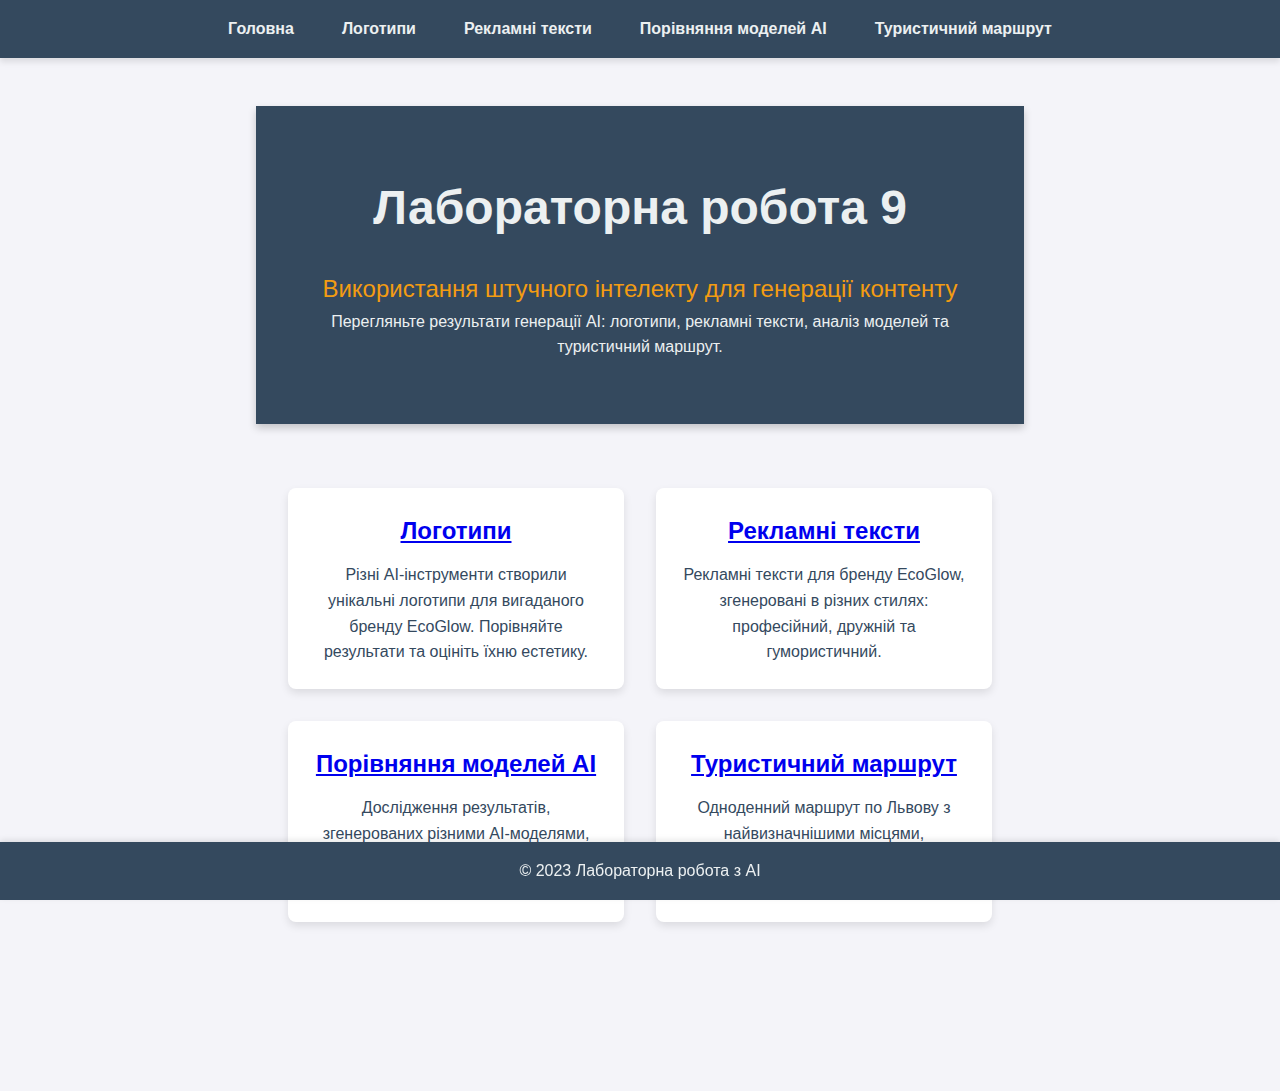
<file: index.html>
<!DOCTYPE html>
<html lang="uk">
<head>
    <meta charset="UTF-8">
    <meta name="viewport" content="width=device-width, initial-scale=1.0">
    <title>Лабораторна робота 9 – Використання AI для генерації контенту</title>
    <link rel="stylesheet" href="main.css">
</head>
<body>
    <header>
        <nav>
            <ul>
                <li><a href="index.html">Головна</a></li>
                <li><a href="logos.html">Логотипи</a></li>
                <li><a href="texts.html">Рекламні тексти</a></li>
                <li><a href="models.html">Порівняння моделей AI</a></li>
                <li><a href="tour.html">Туристичний маршрут</a></li>
            </ul>
        </nav>
    </header>

    <main>
        <section class="hero">
            <h1>Лабораторна робота 9</h1>
            <p class="hero-description">Використання штучного інтелекту для генерації контенту</p>
            <p>Перегляньте результати генерації AI: логотипи, рекламні тексти, аналіз моделей та туристичний маршрут.</p>
        </section>

        <section class="overview">
            <div class="overview-item">
                <h2><a href="logos.html">Логотипи</a></h2>
                <p>Різні AI-інструменти створили унікальні логотипи для вигаданого бренду EcoGlow. Порівняйте результати та оцініть їхню естетику.</p>
            </div>
            <div class="overview-item">
                <h2><a href="texts.html">Рекламні тексти</a></h2>
                <p>Рекламні тексти для бренду EcoGlow, згенеровані в різних стилях: професійний, дружній та гумористичний.</p>
            </div>
            <div class="overview-item">
                <h2><a href="models.html">Порівняння моделей AI</a></h2>
                <p>Дослідження результатів, згенерованих різними AI-моделями, такими як GPT-3, ChatGPT, Gemini, Bard, Claude, та LLama2.</p>
            </div>
            <div class="overview-item">
                <h2><a href="tour.html">Туристичний маршрут</a></h2>
                <p>Одноденний маршрут по Львову з найвизначнішими місцями, гастрономічними зупинками та мальовничими видами.</p>
            </div>
        </section>
    </main>

    <footer>
        <p>&copy; 2023 Лабораторна робота з AI</p>
    </footer>
</body>
</html>
</file>
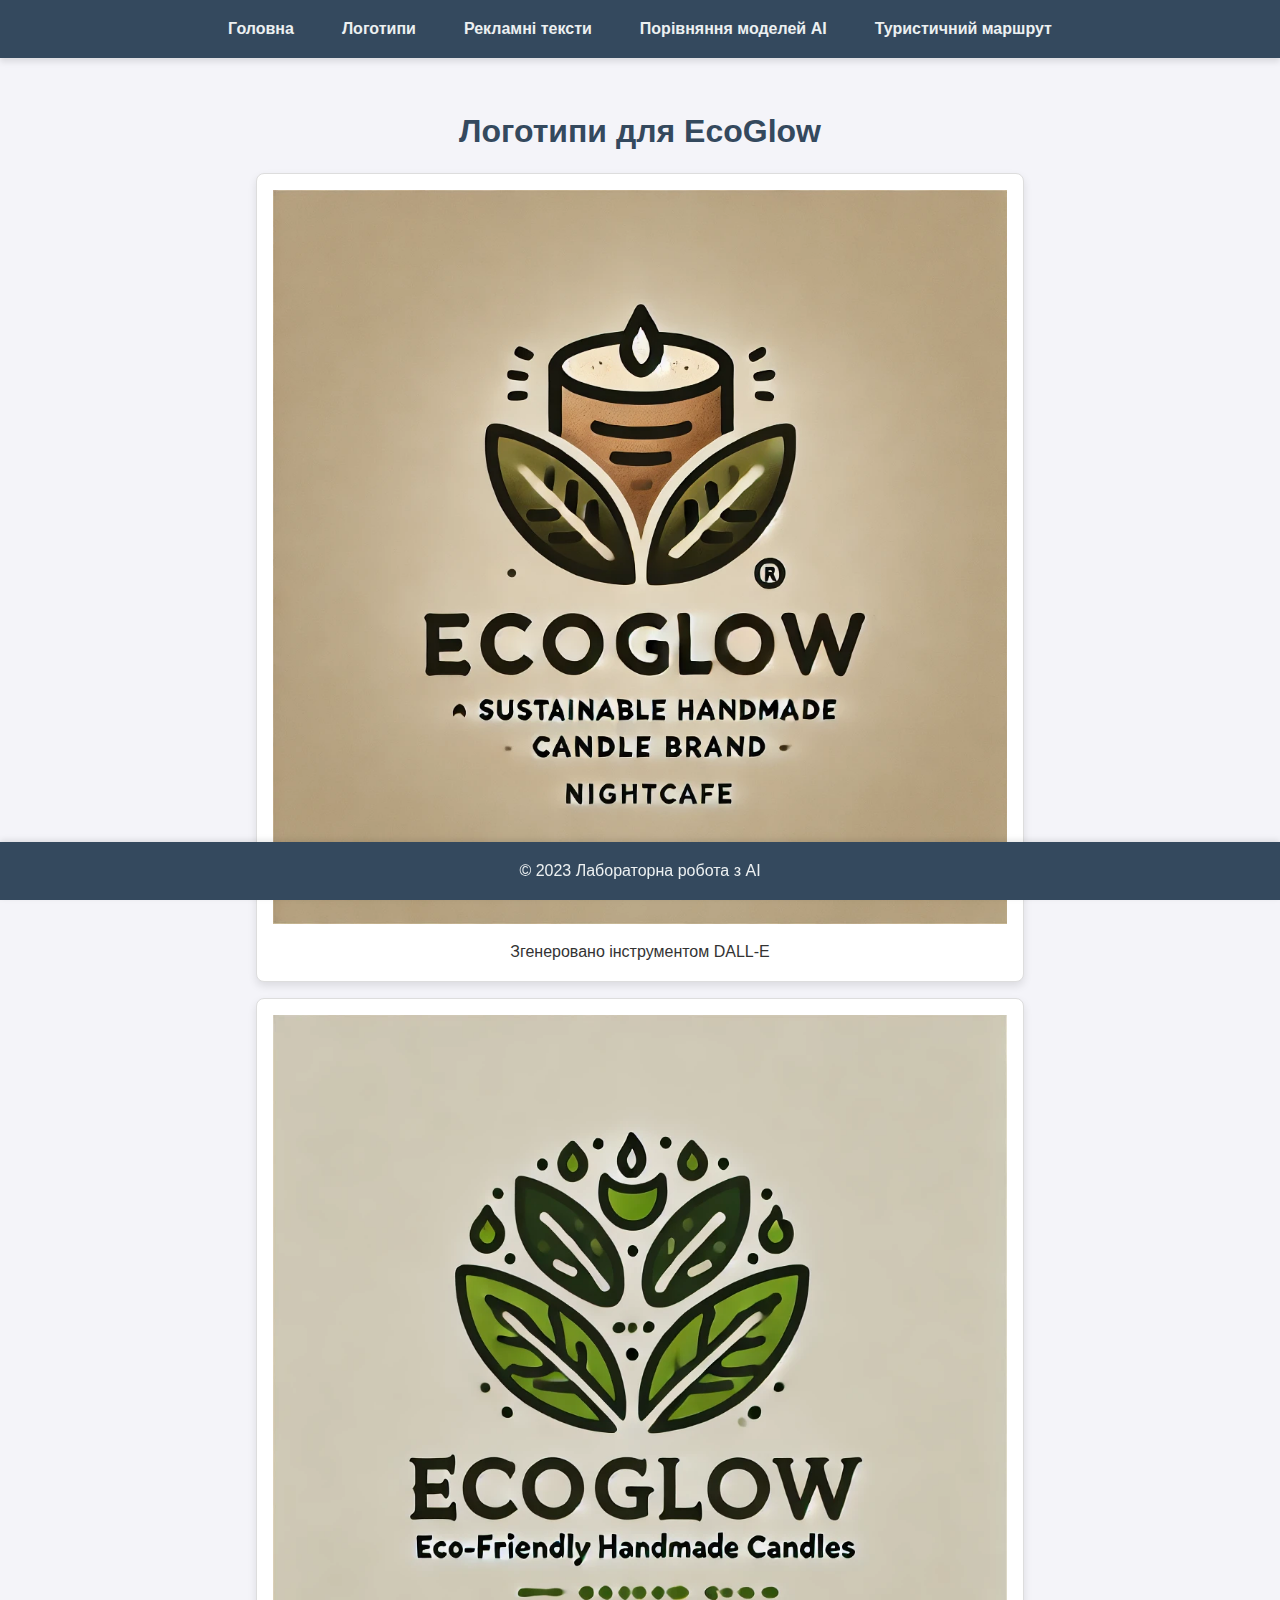
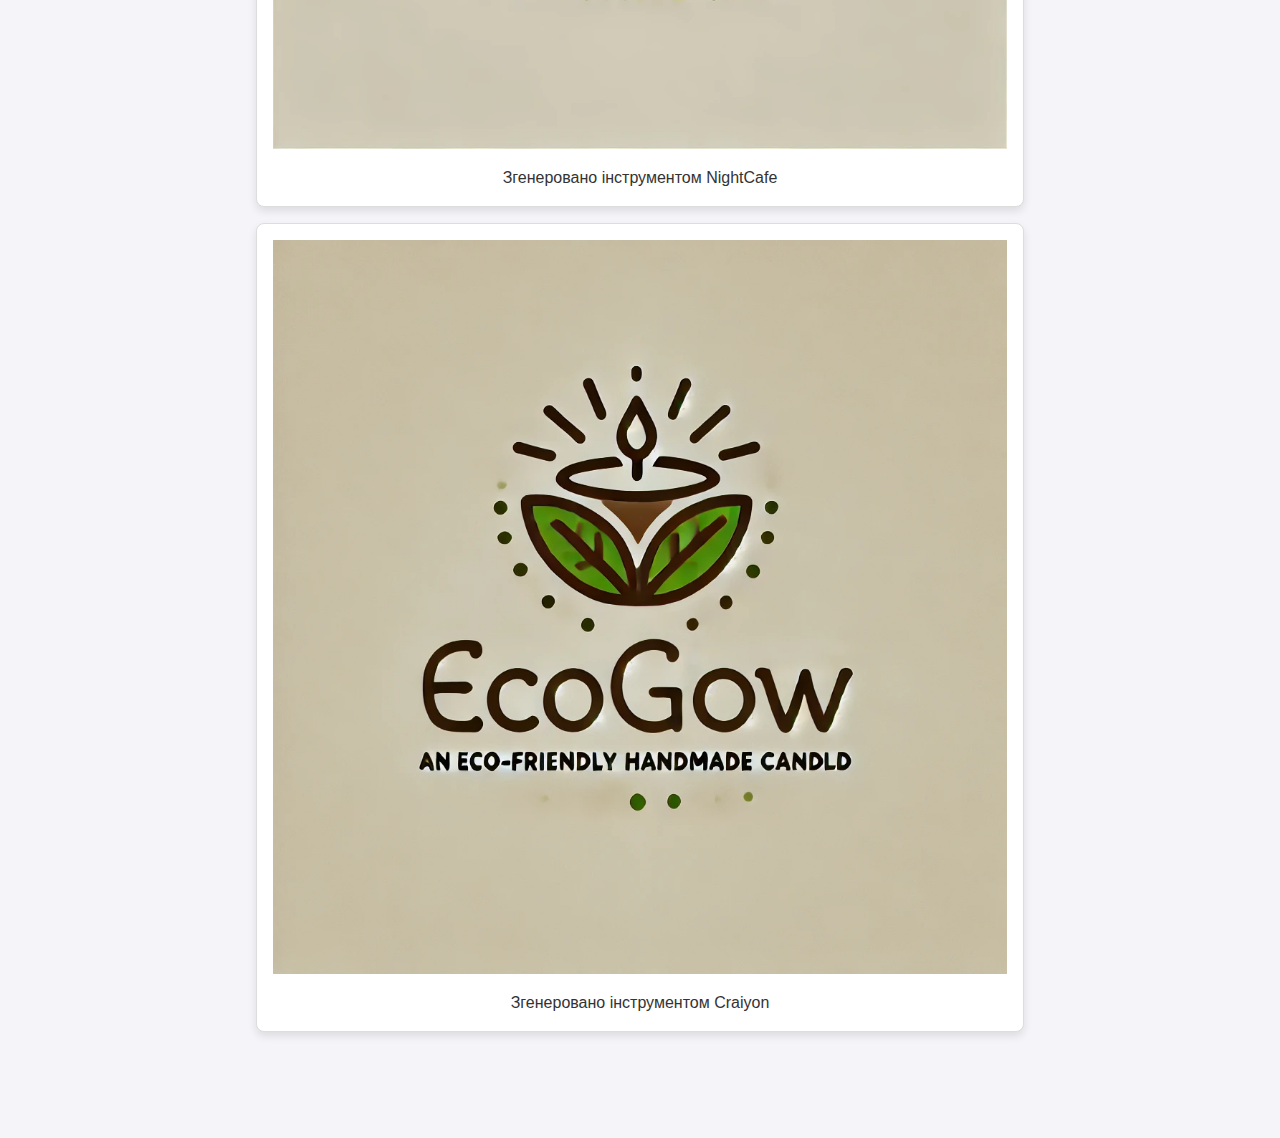
<file: logos.html>
<!DOCTYPE html>
<html lang="uk">
<head>
    <meta charset="UTF-8">
    <meta name="viewport" content="width=device-width, initial-scale=1.0">
    <title>Логотипи – EcoGlow</title>
    <link rel="stylesheet" href="main.css">
</head>
<body>
    <header>
        <nav>
            <ul>
                <li><a href="index.html">Головна</a></li>
                <li><a href="logos.html">Логотипи</a></li>
                <li><a href="texts.html">Рекламні тексти</a></li>
                <li><a href="models.html">Порівняння моделей AI</a></li>
                <li><a href="tour.html">Туристичний маршрут</a></li>
            </ul>
        </nav>
    </header>

    <main>
        <section class="content">
            <h2>Логотипи для EcoGlow</h2>
            <div class="gallery">
                <div class="logo">
                    <img src="img_1.webp">
                    <p>Згенеровано інструментом DALL-E</p>
                </div>
                <div class="logo">
                    <img src="img_2.webp" alt="EcoGlow Logo by NightCafe">
                    <p>Згенеровано інструментом NightCafe</p>
                </div>
                <div class="logo">
                    <img src="img_3.webp" alt="EcoGlow Logo by Craiyon">
                    <p>Згенеровано інструментом Craiyon</p>
                </div>
            </div>
        </section>
    </main>

    <footer>
        <p>&copy; 2023 Лабораторна робота з AI</p>
    </footer>
</body>
</html>
</file>
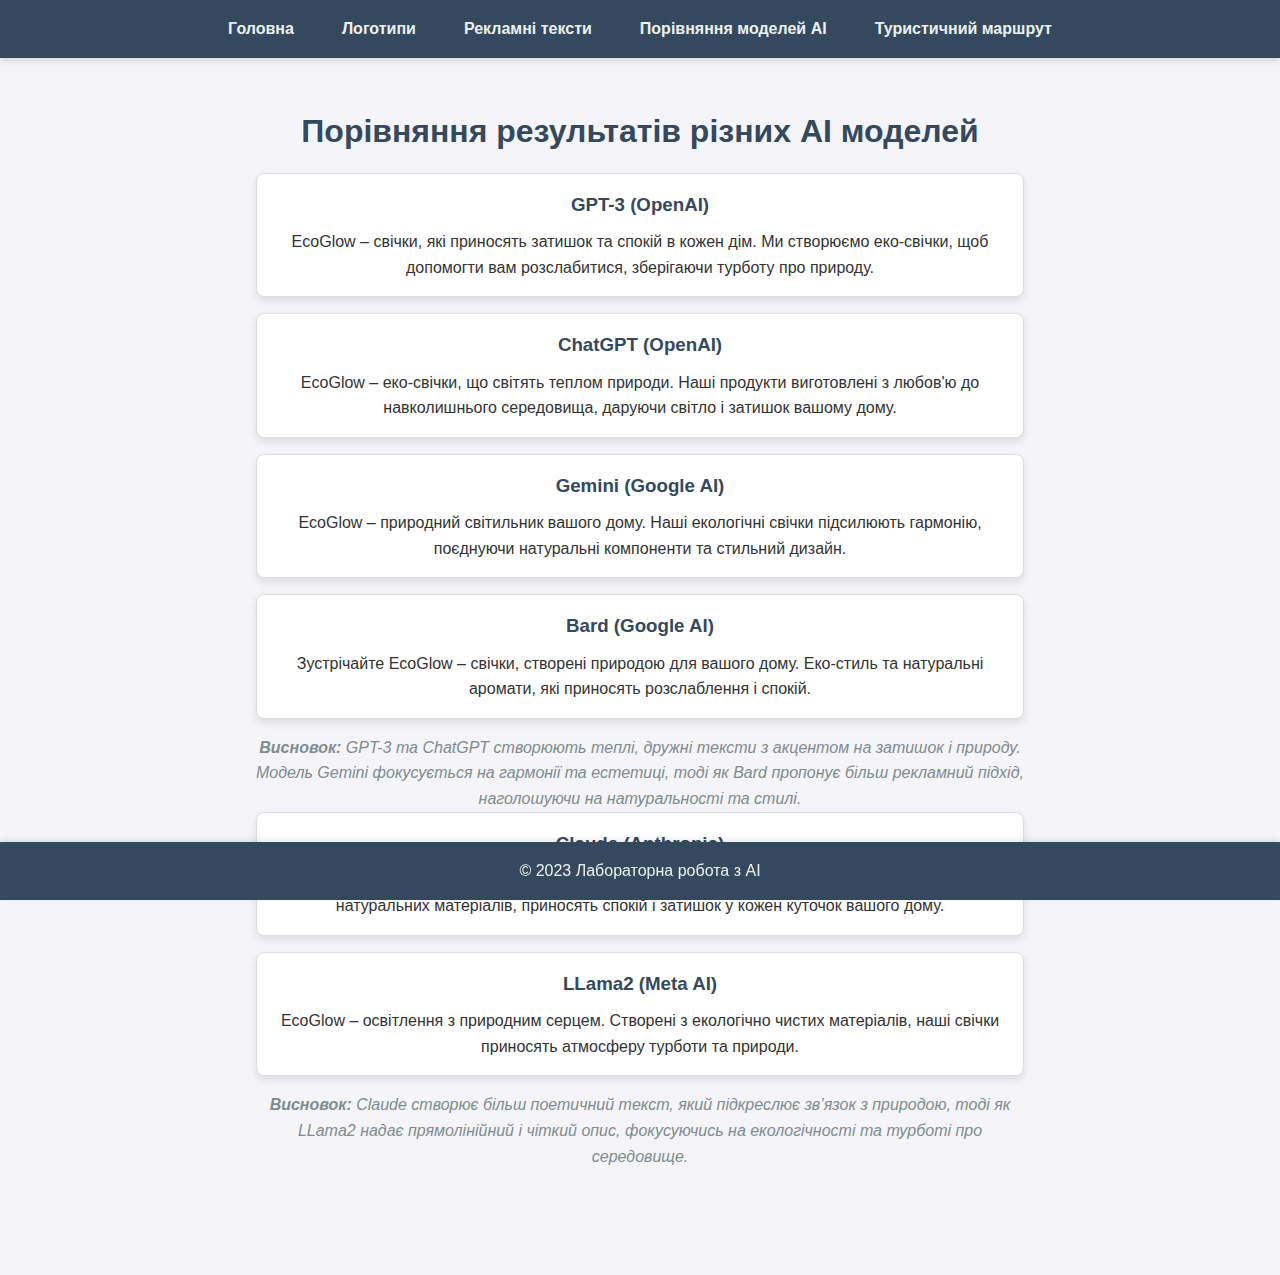
<file: models.html>
<!DOCTYPE html>
<html lang="uk">
<head>
    <meta charset="UTF-8">
    <meta name="viewport" content="width=device-width, initial-scale=1.0">
    <title>Порівняння моделей AI – EcoGlow</title>
    <link rel="stylesheet" href="main.css">
</head>
<body>
    <header>
        <nav>
            <ul>
                <li><a href="index.html">Головна</a></li>
                <li><a href="logos.html">Логотипи</a></li>
                <li><a href="texts.html">Рекламні тексти</a></li>
                <li><a href="models.html">Порівняння моделей AI</a></li>
                <li><a href="tour.html">Туристичний маршрут</a></li>
            </ul>
        </nav>
    </header>

    <main>
        <section class="content">
            <h2>Порівняння результатів різних AI моделей</h2>

            <div class="model-result">
                <h3>GPT-3 (OpenAI)</h3>
                <p>EcoGlow – свічки, які приносять затишок та спокій в кожен дім. Ми створюємо еко-свічки, щоб допомогти вам розслабитися, зберігаючи турботу про природу.</p>
            </div>

            <div class="model-result">
                <h3>ChatGPT (OpenAI)</h3>
                <p>EcoGlow – еко-свічки, що світять теплом природи. Наші продукти виготовлені з любов'ю до навколишнього середовища, даруючи світло і затишок вашому дому.</p>
            </div>

            <div class="model-result">
                <h3>Gemini (Google AI)</h3>
                <p>EcoGlow – природний світильник вашого дому. Наші екологічні свічки підсилюють гармонію, поєднуючи натуральні компоненти та стильний дизайн.</p>
            </div>

            <div class="model-result">
                <h3>Bard (Google AI)</h3>
                <p>Зустрічайте EcoGlow – свічки, створені природою для вашого дому. Еко-стиль та натуральні аромати, які приносять розслаблення і спокій.</p>
            </div>

            <p class="conclusion">
                <strong>Висновок:</strong> GPT-3 та ChatGPT створюють теплі, дружні тексти з акцентом на затишок і природу. Модель Gemini фокусується на гармонії та естетиці, тоді як Bard пропонує більш рекламний підхід, наголошуючи на натуральності та стилі.
            </p>

            <div class="model-result">
                <h3>Claude (Anthropic)</h3>
                <p>EcoGlow: де природа та світло зливаються в одному. Наші екологічні свічки виготовлені з натуральних матеріалів, приносять спокій і затишок у кожен куточок вашого дому.</p>
            </div>

            <div class="model-result">
                <h3>LLama2 (Meta AI)</h3>
                <p>EcoGlow – освітлення з природним серцем. Створені з екологічно чистих матеріалів, наші свічки приносять атмосферу турботи та природи.</p>
            </div>

            <p class="conclusion">
                <strong>Висновок:</strong> Claude створює більш поетичний текст, який підкреслює зв’язок з природою, тоді як LLama2 надає прямолінійний і чіткий опис, фокусуючись на екологічності та турботі про середовище.
            </p>
        </section>
    </main>

    <footer>
        <p>&copy; 2023 Лабораторна робота з AI</p>
    </footer>
</body>
</html>
</file>
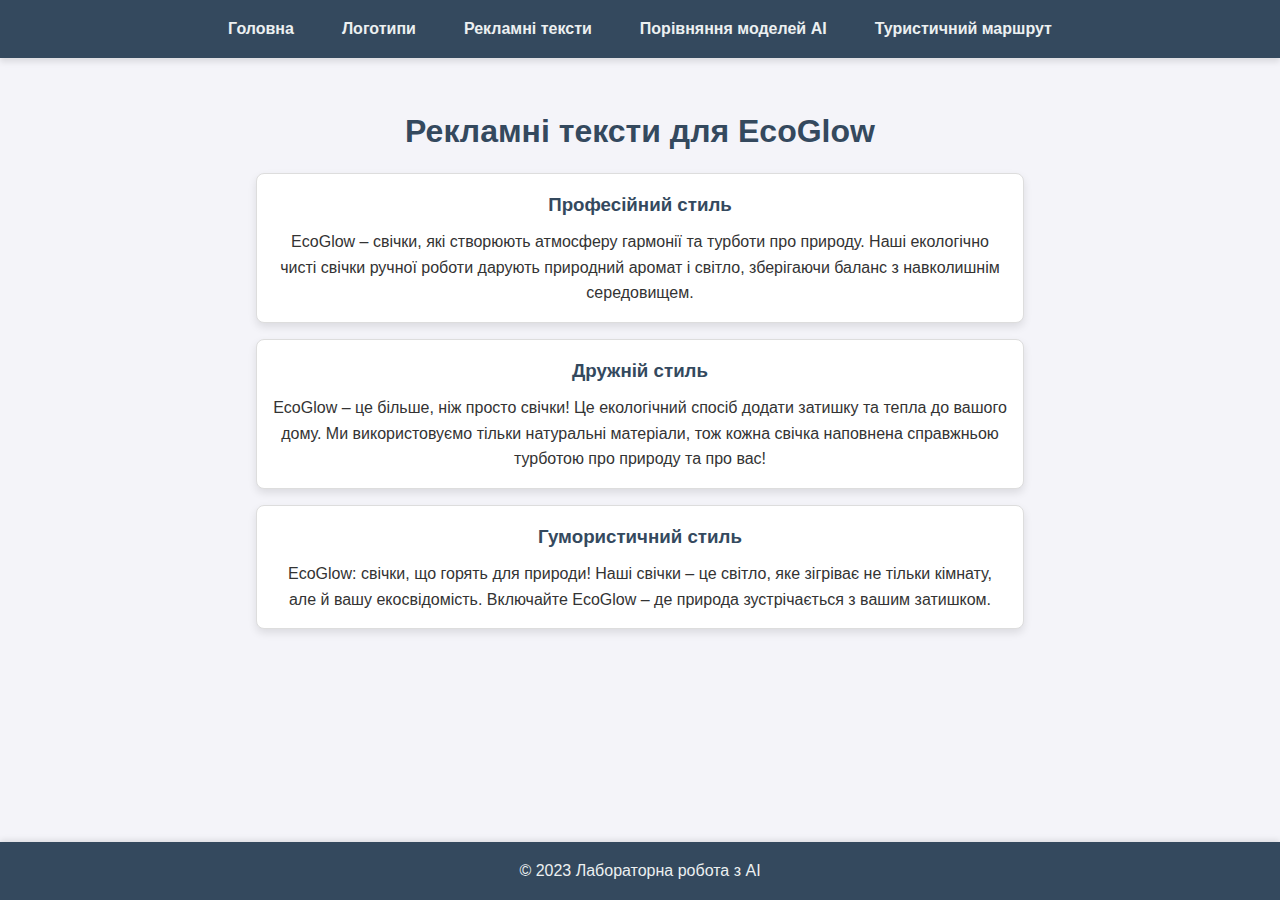
<file: texts.html>
<!DOCTYPE html>
<html lang="uk">
<head>
    <meta charset="UTF-8">
    <meta name="viewport" content="width=device-width, initial-scale=1.0">
    <title>Рекламні тексти – EcoGlow</title>
    <link rel="stylesheet" href="main.css">
</head>
<body>
    <header>
        <nav>
            <ul>
                <li><a href="index.html">Головна</a></li>
                <li><a href="logos.html">Логотипи</a></li>
                <li><a href="texts.html">Рекламні тексти</a></li>
                <li><a href="models.html">Порівняння моделей AI</a></li>
                <li><a href="tour.html">Туристичний маршрут</a></li>
            </ul>
        </nav>
    </header>

    <main>
        <section class="content">
            <h2>Рекламні тексти для EcoGlow</h2>
            <div class="ad-text">
                <h3>Професійний стиль</h3>
                <p>EcoGlow – свічки, які створюють атмосферу гармонії та турботи про природу. Наші екологічно чисті свічки ручної роботи дарують природний аромат і світло, зберігаючи баланс з навколишнім середовищем.</p>
            </div>
            <div class="ad-text">
                <h3>Дружній стиль</h3>
                <p>EcoGlow – це більше, ніж просто свічки! Це екологічний спосіб додати затишку та тепла до вашого дому. Ми використовуємо тільки натуральні матеріали, тож кожна свічка наповнена справжньою турботою про природу та про вас!</p>
            </div>
            <div class="ad-text">
                <h3>Гумористичний стиль</h3>
                <p>EcoGlow: свічки, що горять для природи! Наші свічки – це світло, яке зігріває не тільки кімнату, але й вашу екосвідомість. Включайте EcoGlow – де природа зустрічається з вашим затишком.</p>
            </div>
        </section>
    </main>

    <footer>
        <p>&copy; 2023 Лабораторна робота з AI</p>
    </footer>
</body>
</html>
</file>
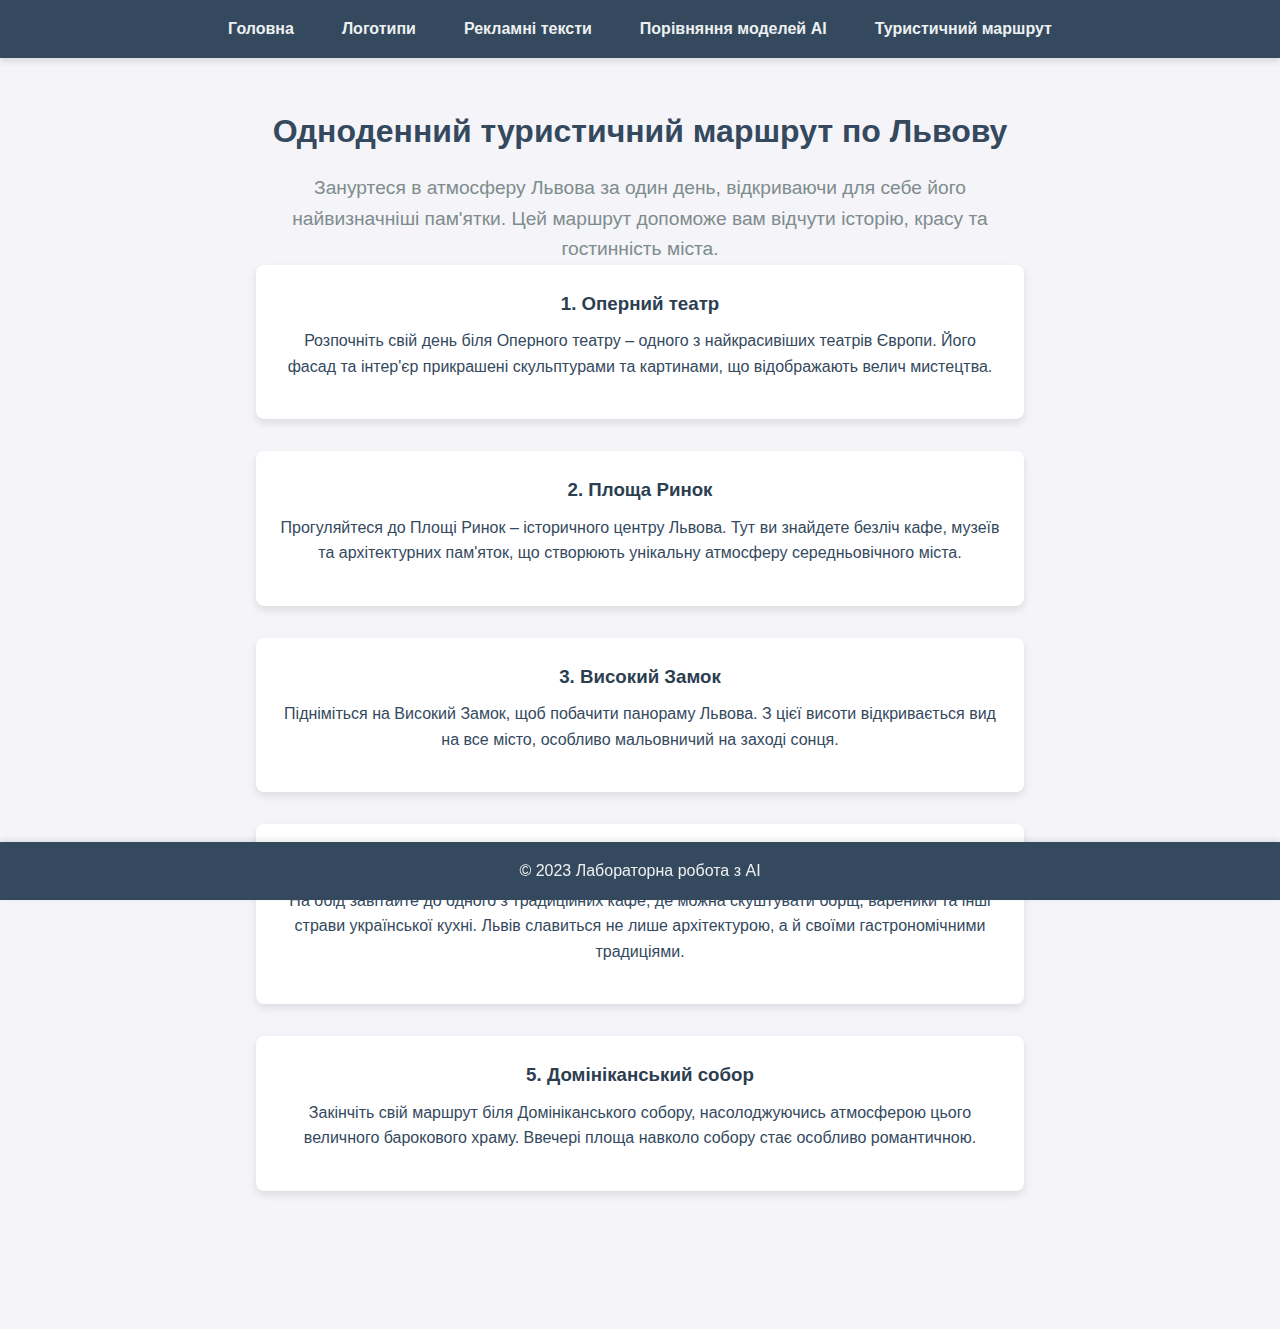
<file: tour.html>
<!DOCTYPE html>
<html lang="uk">
<head>
    <meta charset="UTF-8">
    <meta name="viewport" content="width=device-width, initial-scale=1.0">
    <title>Туристичний маршрут – Львів</title>
    <link rel="stylesheet" href="main.css">
</head>
<body>
    <header>
        <nav>
            <ul>
                <li><a href="index.html">Головна</a></li>
                <li><a href="logos.html">Логотипи</a></li>
                <li><a href="texts.html">Рекламні тексти</a></li>
                <li><a href="models.html">Порівняння моделей AI</a></li>
                <li><a href="tour.html">Туристичний маршрут</a></li>
            </ul>
        </nav>
    </header>

    <main>
        <section class="content">
            <h2>Одноденний туристичний маршрут по Львову</h2>
            <p class="route-intro">Зануртеся в атмосферу Львова за один день, відкриваючи для себе його найвизначніші пам'ятки. Цей маршрут допоможе вам відчути історію, красу та гостинність міста.</p>

            <div class="stop">
                <h3>1. Оперний театр</h3>
                <p class="stop-description">Розпочніть свій день біля Оперного театру – одного з найкрасивіших театрів Європи. Його фасад та інтер'єр прикрашені скульптурами та картинами, що відображають велич мистецтва.</p>
            </div>

            <div class="stop">
                <h3>2. Площа Ринок</h3>
                <p class="stop-description">Прогуляйтеся до Площі Ринок – історичного центру Львова. Тут ви знайдете безліч кафе, музеїв та архітектурних пам'яток, що створюють унікальну атмосферу середньовічного міста.</p>
            </div>

            <div class="stop">
                <h3>3. Високий Замок</h3>
                <p class="stop-description">Підніміться на Високий Замок, щоб побачити панораму Львова. З цієї висоти відкривається вид на все місто, особливо мальовничий на заході сонця.</p>
            </div>

            <div class="stop">
                <h3>4. Кафе з українською кухнею</h3>
                <p class="stop-description">На обід завітайте до одного з традиційних кафе, де можна скуштувати борщ, вареники та інші страви української кухні. Львів славиться не лише архітектурою, а й своїми гастрономічними традиціями.</p>
            </div>

            <div class="stop">
                <h3>5. Домініканський собор</h3>
                <p class="stop-description">Закінчіть свій маршрут біля Домініканського собору, насолоджуючись атмосферою цього величного барокового храму. Ввечері площа навколо собору стає особливо романтичною.</p>
            </div>
        </section>
    </main>

    <footer>
        <p>&copy; 2023 Лабораторна робота з AI</p>
    </footer>
</body>
</html>
</file>
<file: main.css>
/* Скидання стилів для кращої кросбраузерної підтримки */
* {
    margin: 0;
    padding: 0;
    box-sizing: border-box;
}

body {
    font-family: 'Arial', sans-serif;
    color: #333;
    background-color: #f4f4f9;
    line-height: 1.6;
    display: flex;
    flex-direction: column;
    min-height: 100vh;
}

/* Основний контейнер */
main {
    flex: 1;
    max-width: 800px;
    margin: 2em auto;
    padding: 1em;
    text-align: center;
}

/* Заголовок і навігація */
header {
    background-color: #34495e;
    padding: 1em;
    text-align: center;
    box-shadow: 0 4px 6px rgba(0, 0, 0, 0.1);
}

header nav ul {
    list-style: none;
    display: flex;
    flex-wrap: wrap;
    justify-content: center;
    gap: 1em;
}

header nav ul li a {
    color: #ecf0f1;
    text-decoration: none;
    font-weight: bold;
    padding: 0.5em 1em;
    transition: color 0.3s ease, background-color 0.3s ease;
    border-radius: 5px;
}

header nav ul li a:hover {
    color: #34495e;
    background-color: #f39c12;
}

/* Вступний розділ */
.intro h1 {
    font-size: 2.5em;
    color: #2c3e50;
    margin-bottom: 0.5em;
}

.content h2 {
    font-size: 2em;
    color: #34495e;
    margin-bottom: 0.5em;
}

/* Галерея логотипів */
.gallery {
    display: flex;
    flex-wrap: wrap;
    gap: 1em;
    justify-content: center;
}

.logo {
    border: 1px solid #ddd;
    padding: 1em;
    background-color: #fff;
    border-radius: 8px;
    box-shadow: 0 4px 8px rgba(0, 0, 0, 0.1);
    transition: transform 0.3s ease, box-shadow 0.3s ease;
}

.logo:hover {
    transform: translateY(-5px);
    box-shadow: 0 8px 16px rgba(0, 0, 0, 0.2);
}

.logo img {
    max-width: 100%;
    height: auto;
    margin-bottom: 0.5em;
}

/* Стиль для рекламних текстів та моделей */
.ad-text, .model-result {
    background-color: #ffffff;
    border: 1px solid #ddd;
    border-radius: 8px;
    padding: 1em;
    margin-bottom: 1em;
    box-shadow: 0 4px 8px rgba(0, 0, 0, 0.1);
    transition: transform 0.3s ease;
}

.ad-text:hover, .model-result:hover {
    transform: translateY(-5px);
}

h3 {
    color: #34495e;
    margin-bottom: 0.5em;
}

.conclusion {
    font-style: italic;
    color: #7f8c8d;
}

/* Футер */
footer {
    background-color: #34495e;
    color: #ecf0f1;
    text-align: center;
    padding: 1em;
    position: sticky;
    bottom: 0;
    width: 100%;
    box-shadow: 0 -2px 6px rgba(0, 0, 0, 0.1);
}

/* Адаптивність */
@media (max-width: 768px) {
    .intro h1 {
        font-size: 2em;
    }

    header nav ul {
        flex-direction: column;
        gap: 0.5em;
    }

    header nav ul li a {
        padding: 0.5em;
    }
}

/* Стиль для туристичного маршруту */
.route-intro {
    font-size: 1.2em;
    color: #7f8c8d;
    margin-bottom: 2em;
    max-width: 700px;
    margin: 0 auto;
    text-align: center;
}

.stop {
    margin-bottom: 2em;
    background-color: #ffffff;
    padding: 1.5em;
    border-radius: 8px;
    box-shadow: 0 4px 8px rgba(0, 0, 0, 0.1);
    transition: transform 0.3s ease;
}

.stop:hover {
    transform: translateY(-5px);
}

.stop h3 {
    color: #2c3e50;
    margin-bottom: 0.5em;
}

.stop-description {
    font-size: 1em;
    color: #34495e;
    margin-bottom: 1em;
}

.stop img {
    max-width: 100%;
    height: auto;
    border-radius: 8px;
}

/* Секція Hero */
.hero {
    background-color: #34495e;
    color: #ecf0f1;
    padding: 4em 1em;
    text-align: center;
    box-shadow: 0 4px 8px rgba(0, 0, 0, 0.2);
}

.hero h1 {
    font-size: 3em;
    margin-bottom: 0.5em;
}

.hero-description {
    font-size: 1.5em;
    margin-bottom: 1em;
    color: #f39c12;
}

.hero p {
    max-width: 700px;
    margin: 0 auto;
}

/* Секція огляду сторінок */
.overview {
    display: grid;
    grid-template-columns: 1fr 1fr;
    gap: 2em;
    padding: 2em;
    max-width: 900px;
    margin: 2em auto;
}

.overview-item {
    background-color: #ffffff;
    padding: 1.5em;
    border-radius: 8px;
    box-shadow: 0 4px 8px rgba(0, 0, 0, 0.1);
    transition: transform 0.3s ease;
    text-align: center;
}

.overview-item:hover {
    transform: translateY(-5px);
}

.overview-item h2 {
    color: #2c3e50;
    font-size: 1.5em;
    margin-bottom: 0.5em;
}

.overview-item p {
    color: #34495e;
    font-size: 1em;
}

/* Адаптивність для мобільних пристроїв */
@media (max-width: 768px) {
    .overview {
        grid-template-columns: 1fr;
    }

    .hero h1 {
        font-size: 2.5em;
    }

    .hero-description {
        font-size: 1.3em;
    }
}
</file>
